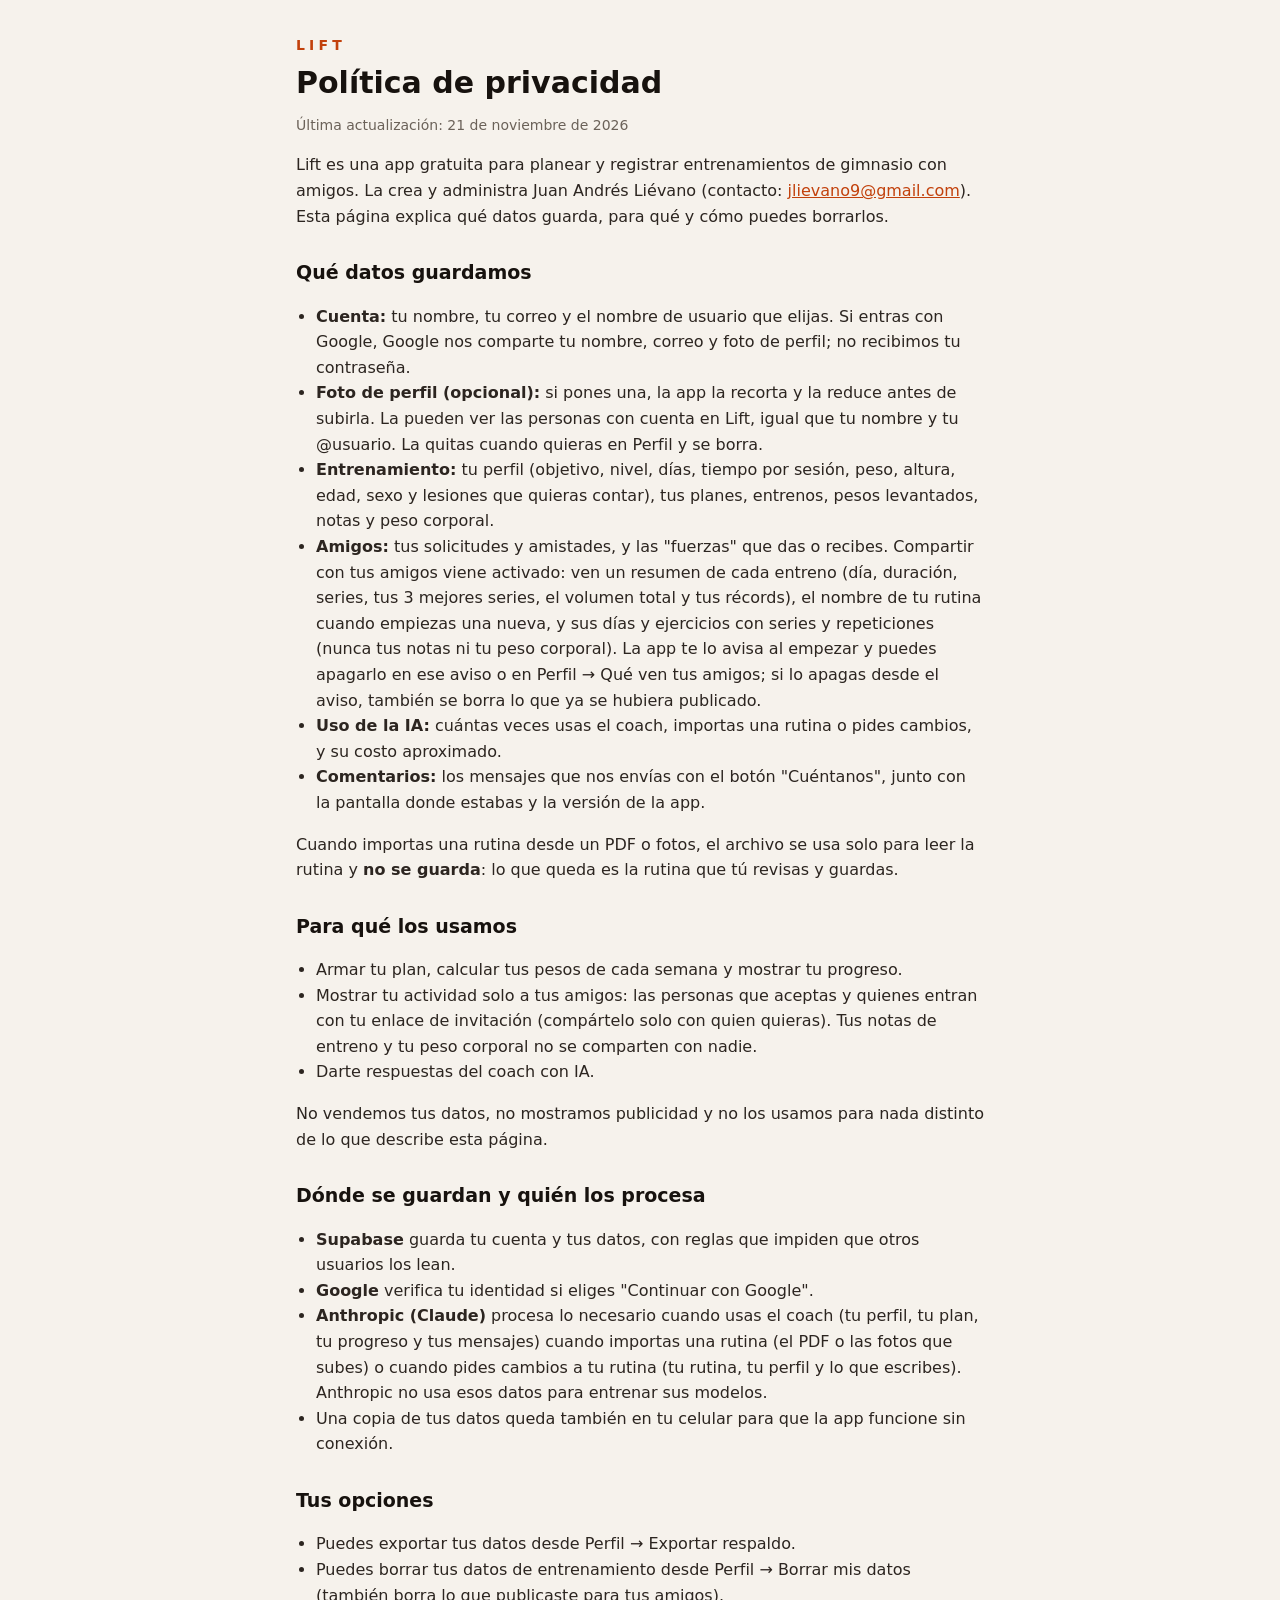
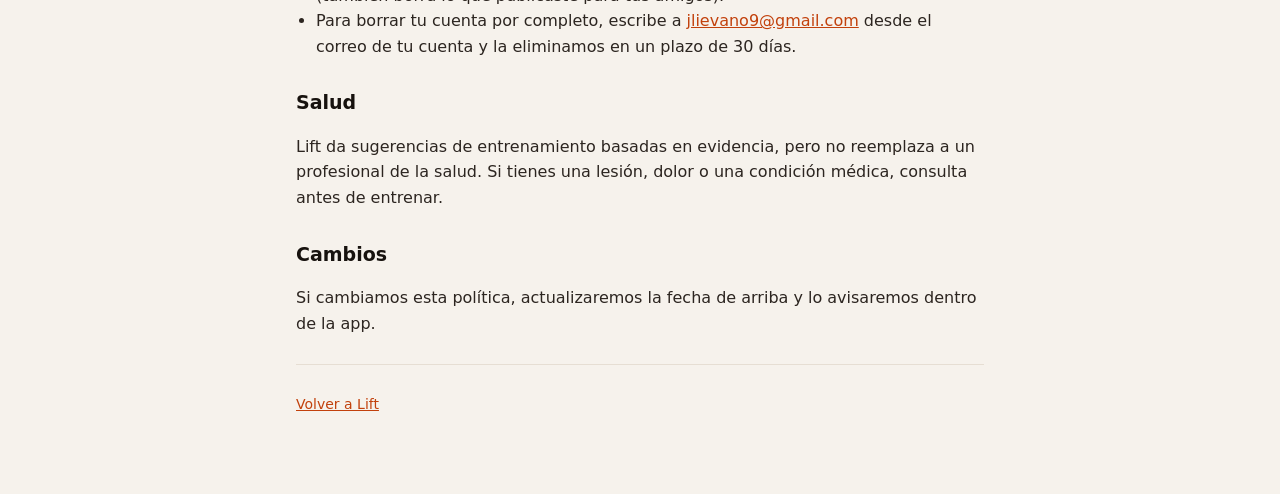
<file: privacidad.html>
<!doctype html>
<html lang="es">
<head>
  <meta charset="utf-8">
  <meta name="viewport" content="width=device-width, initial-scale=1">
  <title>Política de privacidad · Lift</title>
  <meta name="description" content="Qué datos guarda Lift, para qué y cómo borrarlos.">
  <link rel="icon" href="icons/icon.svg" type="image/svg+xml">
  <style>
    :root { --bg: #f6f2ec; --ink: #17120e; --muted: #6b6259; --accent: #c2410c; --line: #e6ded3; }
    * { box-sizing: border-box; }
    body { margin: 0; background: var(--bg); color: var(--ink); font: 16px/1.6 system-ui, -apple-system, "Segoe UI", Roboto, sans-serif; }
    main { max-width: 720px; margin: 0 auto; padding: 32px 16px 64px; }
    h1 { font-size: 30px; line-height: 1.15; margin: 8px 0 4px; }
    h2 { font-size: 19px; margin: 28px 0 6px; }
    p, li { color: #2c2520; }
    ul { padding-left: 20px; }
    .muted { color: var(--muted); font-size: 14px; }
    a { color: var(--accent); }
    .logo { font-weight: 800; letter-spacing: .3em; text-transform: uppercase; color: var(--accent); font-size: 14px; text-decoration: none; }
    hr { border: 0; border-top: 1px solid var(--line); margin: 28px 0; }
  </style>
</head>
<body>
<main>
  <a class="logo" href="./">Lift</a>
  <h1>Política de privacidad</h1>
  <p class="muted">Última actualización: 21 de noviembre de 2026</p>

  <p>Lift es una app gratuita para planear y registrar entrenamientos de gimnasio con amigos. La crea y administra Juan Andrés Liévano (contacto: <a href="mailto:jlievano9@gmail.com">jlievano9@gmail.com</a>). Esta página explica qué datos guarda, para qué y cómo puedes borrarlos.</p>

  <h2>Qué datos guardamos</h2>
  <ul>
    <li><b>Cuenta:</b> tu nombre, tu correo y el nombre de usuario que elijas. Si entras con Google, Google nos comparte tu nombre, correo y foto de perfil; no recibimos tu contraseña.</li>
    <li><b>Foto de perfil (opcional):</b> si pones una, la app la recorta y la reduce antes de subirla. La pueden ver las personas con cuenta en Lift, igual que tu nombre y tu @usuario. La quitas cuando quieras en Perfil y se borra.</li>
    <li><b>Entrenamiento:</b> tu perfil (objetivo, nivel, días, tiempo por sesión, peso, altura, edad, sexo y lesiones que quieras contar), tus planes, entrenos, pesos levantados, notas y peso corporal.</li>
    <li><b>Amigos:</b> tus solicitudes y amistades, y las "fuerzas" que das o recibes. Compartir con tus amigos viene activado: ven un resumen de cada entreno (día, duración, series, tus 3 mejores series, el volumen total y tus récords), el nombre de tu rutina cuando empiezas una nueva, y sus días y ejercicios con series y repeticiones (nunca tus notas ni tu peso corporal). La app te lo avisa al empezar y puedes apagarlo en ese aviso o en Perfil → Qué ven tus amigos; si lo apagas desde el aviso, también se borra lo que ya se hubiera publicado.</li>
    <li><b>Uso de la IA:</b> cuántas veces usas el coach, importas una rutina o pides cambios, y su costo aproximado.</li>
    <li><b>Comentarios:</b> los mensajes que nos envías con el botón "Cuéntanos", junto con la pantalla donde estabas y la versión de la app.</li>
  </ul>
  <p>Cuando importas una rutina desde un PDF o fotos, el archivo se usa solo para leer la rutina y <b>no se guarda</b>: lo que queda es la rutina que tú revisas y guardas.</p>

  <h2>Para qué los usamos</h2>
  <ul>
    <li>Armar tu plan, calcular tus pesos de cada semana y mostrar tu progreso.</li>
    <li>Mostrar tu actividad solo a tus amigos: las personas que aceptas y quienes entran con tu enlace de invitación (compártelo solo con quien quieras). Tus notas de entreno y tu peso corporal no se comparten con nadie.</li>
    <li>Darte respuestas del coach con IA.</li>
  </ul>
  <p>No vendemos tus datos, no mostramos publicidad y no los usamos para nada distinto de lo que describe esta página.</p>

  <h2>Dónde se guardan y quién los procesa</h2>
  <ul>
    <li><b>Supabase</b> guarda tu cuenta y tus datos, con reglas que impiden que otros usuarios los lean.</li>
    <li><b>Google</b> verifica tu identidad si eliges "Continuar con Google".</li>
    <li><b>Anthropic (Claude)</b> procesa lo necesario cuando usas el coach (tu perfil, tu plan, tu progreso y tus mensajes) cuando importas una rutina (el PDF o las fotos que subes) o cuando pides cambios a tu rutina (tu rutina, tu perfil y lo que escribes). Anthropic no usa esos datos para entrenar sus modelos.</li>
    <li>Una copia de tus datos queda también en tu celular para que la app funcione sin conexión.</li>
  </ul>

  <h2>Tus opciones</h2>
  <ul>
    <li>Puedes exportar tus datos desde Perfil → Exportar respaldo.</li>
    <li>Puedes borrar tus datos de entrenamiento desde Perfil → Borrar mis datos (también borra lo que publicaste para tus amigos).</li>
    <li>Para borrar tu cuenta por completo, escribe a <a href="mailto:jlievano9@gmail.com">jlievano9@gmail.com</a> desde el correo de tu cuenta y la eliminamos en un plazo de 30 días.</li>
  </ul>

  <h2>Salud</h2>
  <p>Lift da sugerencias de entrenamiento basadas en evidencia, pero no reemplaza a un profesional de la salud. Si tienes una lesión, dolor o una condición médica, consulta antes de entrenar.</p>

  <h2>Cambios</h2>
  <p>Si cambiamos esta política, actualizaremos la fecha de arriba y lo avisaremos dentro de la app.</p>

  <hr>
  <p class="muted"><a href="./">Volver a Lift</a></p>
</main>
</body>
</html>
</file>
